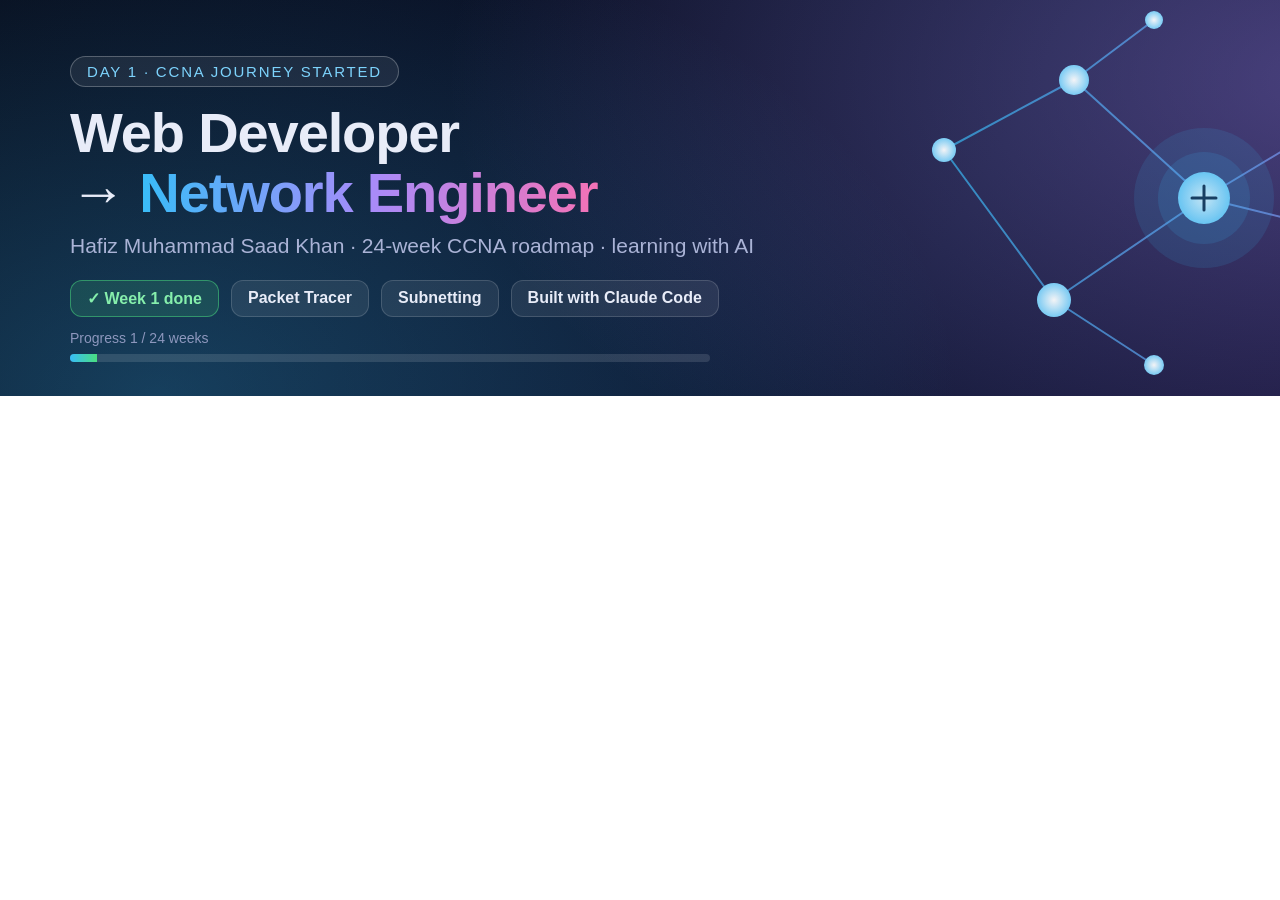
<file: assets/banner.html>
<!doctype html>
<html><head><meta charset="utf-8">
<style>
*{box-sizing:border-box;margin:0}
html,body{width:1584px;height:396px;overflow:hidden;font-family:"Segoe UI",Inter,Arial,sans-serif;color:#e8ecf8}
.b{position:relative;width:1584px;height:396px;background:radial-gradient(900px 500px at 85% 20%,rgba(167,139,250,.38),transparent),radial-gradient(800px 500px at 10% 100%,rgba(56,189,248,.28),transparent),linear-gradient(120deg,#070b1a,#0d1530 60%,#140f33)}
svg.net{position:absolute;right:0;top:0;width:760px;height:396px;opacity:.95}
.txt{position:absolute;left:70px;top:56px;width:820px}
.tag{display:inline-block;padding:6px 16px;border-radius:99px;border:1px solid rgba(255,255,255,.25);background:rgba(255,255,255,.07);font-size:15px;letter-spacing:.12em;text-transform:uppercase;color:#7dd3fc}
h1{font-size:56px;line-height:1.08;margin:16px 0 10px;letter-spacing:-.02em;font-weight:800}
h1 span{background:linear-gradient(90deg,#38bdf8,#a78bfa,#f472b6);-webkit-background-clip:text;background-clip:text;color:transparent}
p{font-size:21px;color:#aab3d6}
.chips{display:flex;gap:12px;margin-top:22px}
.chip{padding:8px 16px;border-radius:12px;background:rgba(255,255,255,.08);border:1px solid rgba(255,255,255,.15);font-size:16px;font-weight:600}
.chip.g{background:rgba(74,222,128,.15);border-color:rgba(74,222,128,.5);color:#86efac}
.bar{position:absolute;left:70px;bottom:34px;width:640px;height:8px;border-radius:8px;background:rgba(255,255,255,.12);overflow:hidden}
.bar i{display:block;width:4.17%;height:100%;background:linear-gradient(90deg,#38bdf8,#4ade80)}
.cap{position:absolute;left:70px;bottom:50px;font-size:14px;color:#8d97bd}
</style></head><body><div class="b">
<svg class="net" viewBox="0 0 760 396" fill="none">
<defs><linearGradient id="l" x1="0" x2="1"><stop offset="0" stop-color="#38bdf8"/><stop offset="1" stop-color="#a78bfa"/></linearGradient>
<radialGradient id="n"><stop offset="0" stop-color="#fff"/><stop offset="1" stop-color="#7dd3fc"/></radialGradient></defs>
<g stroke="url(#l)" stroke-width="2" opacity=".7">
<path d="M380 198 L560 90M380 198 L590 250M380 198 L250 80M380 198 L230 300M560 90 L690 170M590 250 L690 170M590 250 L650 340M250 80 L120 150M230 300 L120 150M230 300 L330 365M560 90 L520 20M250 80 L330 20"/></g>
<g fill="url(#n)">
<circle cx="380" cy="198" r="26"/><circle cx="560" cy="90" r="16"/><circle cx="590" cy="250" r="18"/><circle cx="250" cy="80" r="15"/><circle cx="230" cy="300" r="17"/><circle cx="690" cy="170" r="12"/><circle cx="650" cy="340" r="11"/><circle cx="120" cy="150" r="12"/><circle cx="330" cy="365" r="10"/><circle cx="520" cy="20" r="9"/><circle cx="330" cy="20" r="9"/></g>
<g fill="none" stroke="#0d1530" stroke-width="3" stroke-linecap="round"><path d="M368 198h24M380 186v24"/></g>
<g fill="#38bdf8" opacity=".25"><circle cx="380" cy="198" r="46"/><circle cx="380" cy="198" r="70" opacity=".5"/></g>
</svg>
<div class="txt">
<span class="tag">Day 1 · CCNA Journey Started</span>
<h1>Web Developer <br>→ <span>Network Engineer</span></h1>
<p>Hafiz Muhammad Saad Khan · 24-week CCNA roadmap · learning with AI</p>
<div class="chips"><div class="chip g">✓ Week 1 done</div><div class="chip">Packet Tracer</div><div class="chip">Subnetting</div><div class="chip">Built with Claude Code</div></div>
</div>
<div class="cap">Progress 1 / 24 weeks</div><div class="bar"><i></i></div>
</div></body></html>
</file>
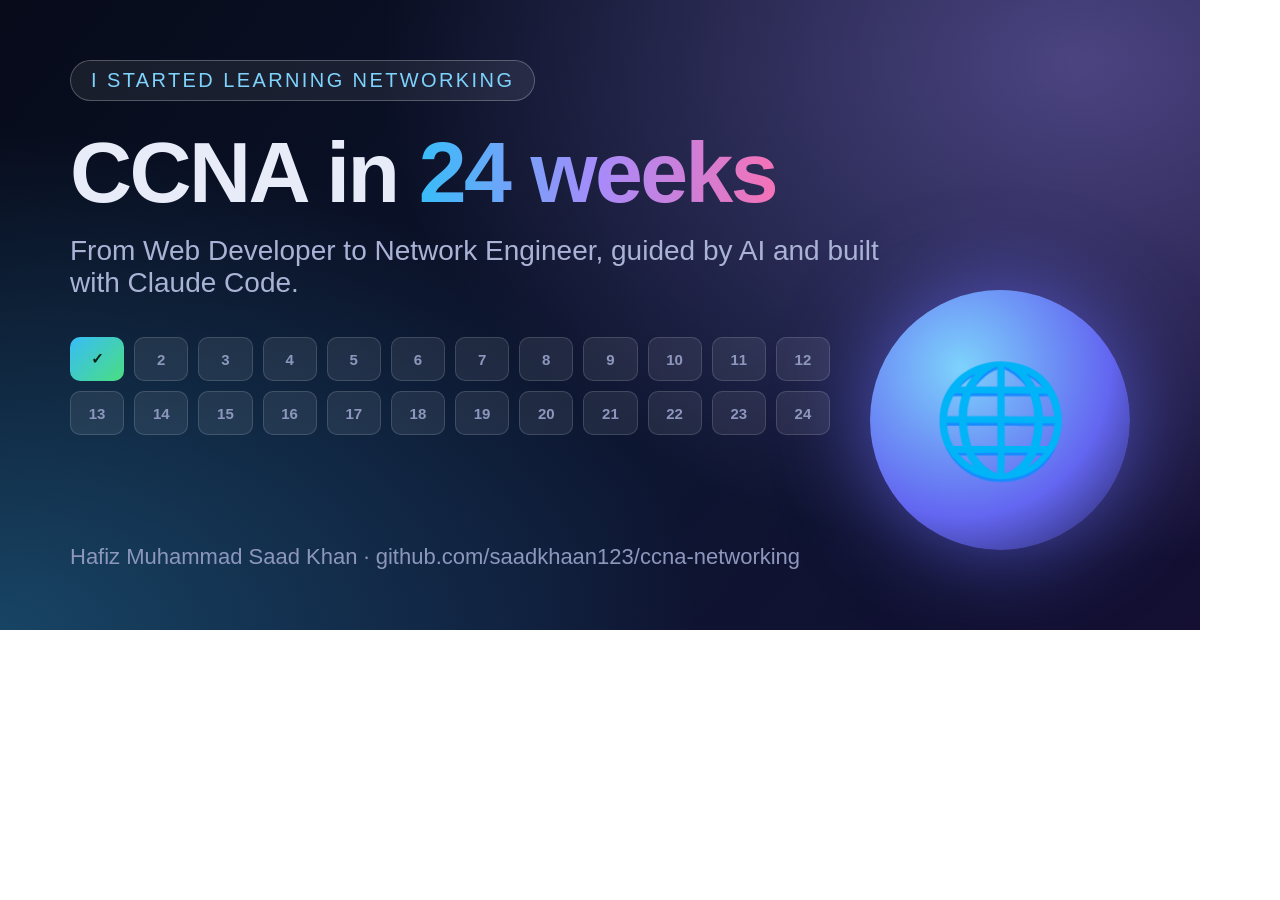
<file: assets/social.html>
<!doctype html>
<html><head><meta charset="utf-8">
<style>
*{box-sizing:border-box;margin:0}
html,body{width:1200px;height:630px;overflow:hidden;font-family:"Segoe UI",Inter,Arial,sans-serif;color:#e8ecf8}
.b{position:relative;width:1200px;height:630px;background:radial-gradient(700px 500px at 90% 10%,rgba(167,139,250,.4),transparent),radial-gradient(700px 500px at 0% 100%,rgba(56,189,248,.3),transparent),linear-gradient(130deg,#070b1a,#0d1530 60%,#140f33)}
.in{position:absolute;inset:60px 70px}
.tag{display:inline-block;padding:8px 20px;border-radius:99px;border:1px solid rgba(255,255,255,.25);background:rgba(255,255,255,.07);font-size:20px;letter-spacing:.12em;text-transform:uppercase;color:#7dd3fc}
h1{font-size:86px;line-height:1.05;margin:26px 0 18px;letter-spacing:-.03em;font-weight:800}
h1 span{background:linear-gradient(90deg,#38bdf8,#a78bfa,#f472b6);-webkit-background-clip:text;background-clip:text;color:transparent}
p{font-size:28px;color:#aab3d6;max-width:820px}
.grid{display:grid;grid-template-columns:repeat(12,1fr);gap:10px;margin-top:38px;width:760px}
.w{height:44px;border-radius:10px;background:rgba(255,255,255,.08);border:1px solid rgba(255,255,255,.14);display:grid;place-items:center;font-size:15px;color:#8d97bd;font-weight:600}
.w.d{background:linear-gradient(135deg,#38bdf8,#4ade80);color:#04210f;border:0}
.foot{position:absolute;left:0;bottom:0;font-size:22px;color:#8d97bd}
.orb{position:absolute;right:70px;bottom:80px;width:260px;height:260px;border-radius:50%;background:radial-gradient(circle at 35% 30%,#7dd3fc,#6366f1 60%,#1e1b4b);box-shadow:0 0 90px rgba(99,102,241,.7);display:grid;place-items:center;font-size:110px}
</style></head><body><div class="b"><div class="orb">🌐</div><div class="in">
<span class="tag">I started learning Networking</span>
<h1>CCNA in <span>24 weeks</span></h1>
<p>From Web Developer to Network Engineer, guided by AI and built with Claude Code.</p>
<div class="grid" id="g"></div>
<div class="foot">Hafiz Muhammad Saad Khan · github.com/saadkhaan123/ccna-networking</div>
</div></div>
<script>g.innerHTML=Array.from({length:24},(_,i)=>`<div class="w ${i<1?"d":""}">${i<1?"✓":i+1}</div>`).join("")</script>
</body></html>
</file>
